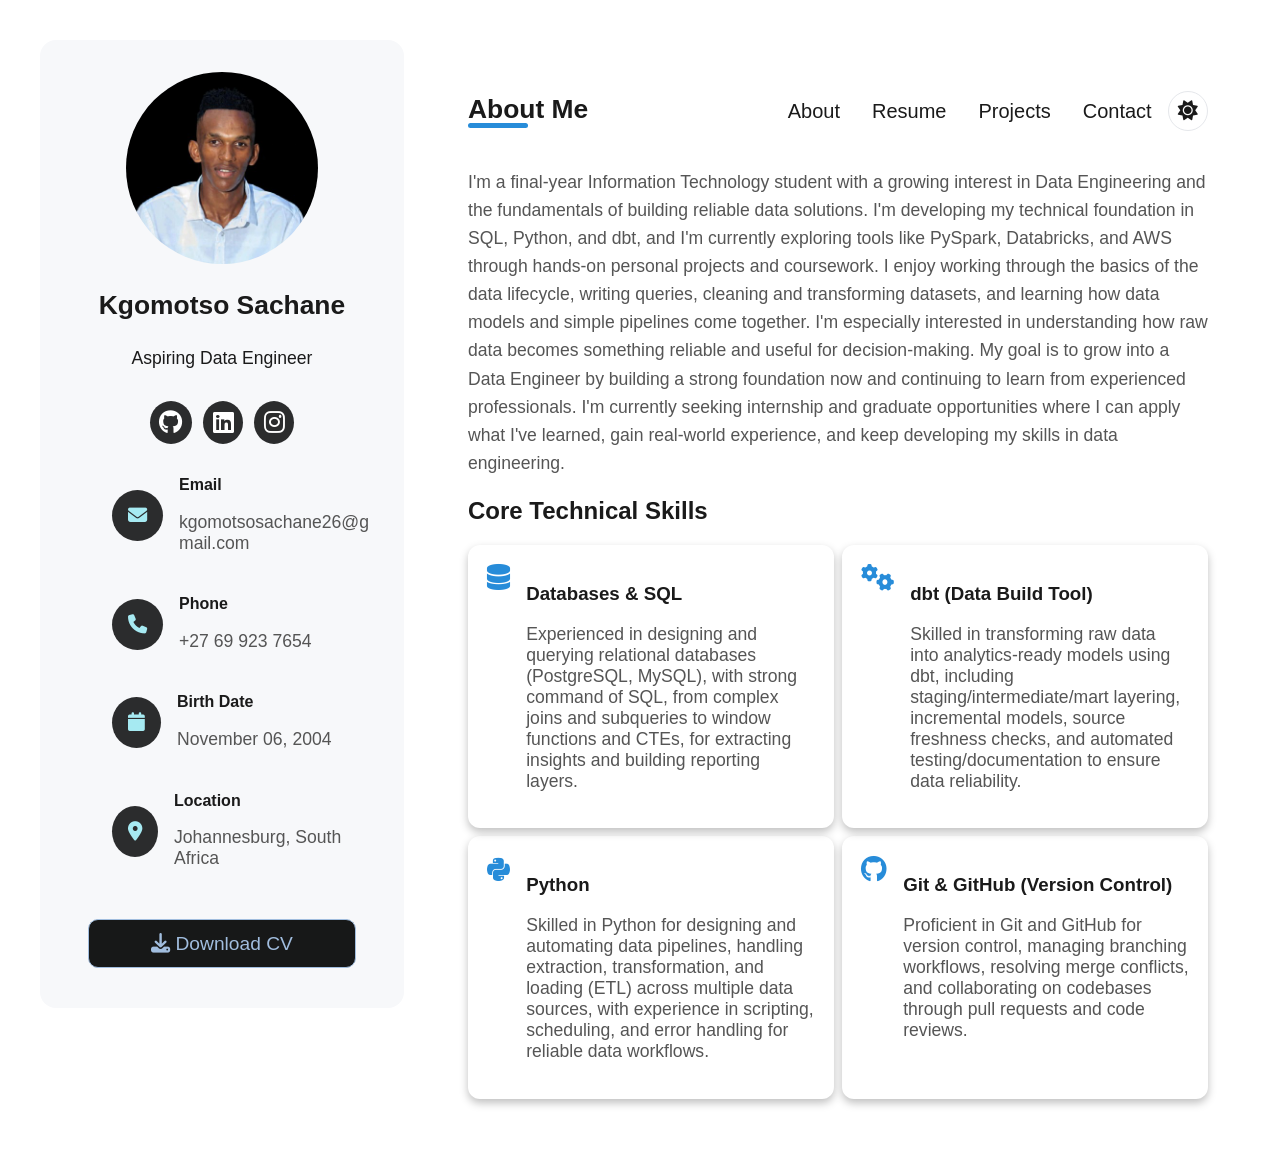
<file: index.html>
<!DOCTYPE html>
<html lang="en">

<head>
    <meta charset="UTF-8">
    <meta name="viewport" content="width=device-width, initial-scale=1.0">
    <title>Kgomotso Sachane's Portfolio</title>
    <link rel="stylesheet" href="css/style.css">
    <link rel="stylesheet" href="https://cdnjs.cloudflare.com/ajax/libs/font-awesome/6.5.1/css/all.min.css">
</head>

<body>

    <div class="container">

        <aside>

            <div class="profile">
                <img src="assets/images/profile.jpg" alt="Profile Picture">
            </div>

            <h3 class="name">Kgomotso Sachane</h3>
            <p class="role">Aspiring Data Engineer</p>

            <span class="underline"></span>


            <div class="social-links">
                <a href="https://github.com/kgomotsosachane" target="_blank">
                    <i class="fa-brands fa-github"></i>
                </a>

                <a href="https://www.linkedin.com/in/kgomotso-sachane/" target="_blank">
                    <i class="fa-brands fa-linkedin"></i>
                </a>

                <a href="https://www.instagram.com/kgomotso_sachane26/" target="_blank">
                    <i class="fa-brands fa-instagram"></i>
                </a>
            </div>


            <ul>

                <li>
                    <div class="contact-group">

                        <div class="contact-icon">
                            <i class="fas fa-envelope"></i>
                        </div>

                        <div class="contact-text">
                            <h3>Email</h3>
                            <a href="mailto:kgomotsosachane@gmail.com">
                                <p>kgomotsosachane26@gmail.com</p>
                            </a>
                        </div>

                    </div>
                </li>

                <li>
                    <div class="contact-group">
                        <div class="contact-icon">
                            <i class="fas fa-phone"></i>
                        </div>

                        <div class="contact-text">
                            <h3>Phone</h3>
                            <a href="tel:+27699237654">
                                <p>+27 69 923 7654</p>
                            </a>
                        </div>
                    </div>
                </li>

                <li>

                    <div class="contact-group">
                        <div class="contact-icon">
                            <i class="fas fa-calendar"></i>
                        </div>

                        <div class="contact-text">
                            <h3>Birth Date</h3>
                            <p>November 06, 2004</p>
                        </div>
                    </div>

                </li>

                <li>
                    <div class="contact-group">
                        <div class="contact-icon">
                            <i class="fas fa-map-marker-alt"></i>
                        </div>

                        <div class="contact-text">
                            <h3>Location</h3>
                            <p>Johannesburg, South Africa</p>
                        </div>
                    </div>

                </li>

            </ul>

            <div class="resume-link">
                <a href="documents/Resume.pdf" target="_blank">
                    <i class="fas fa-download"></i>
                    Download CV
                </a>
            </div>


        </aside>

        <main>

            <section id="about" class="page active">

                <div class="nav-hero">

                    <h1 class="title">
                        About Me
                    </h1>

                    <nav class="navbar">
                        <ul class="nav-list">
                            <li><a href="#about" data-target="about" class="active">About</a></li>
                            <li><a href="#resume" data-target="resume">Resume</a></li>
                            <li><a href="#projects" data-target="projects">Projects</a></li>
                            <li><a href="#contact" data-target="contact">Contact</a></li>
                        </ul>

                        <button class="theme-toggle" type="button" aria-label="Toggle light mode" aria-pressed="false">
                            <i class="fa-solid fa-sun"></i>
                            <i class="fa-solid fa-moon"></i>
                        </button>
                    </nav>


                    <span class="nav-underline"></span>

                </div>


                <p class="about-text">
                    I'm a final-year Information Technology student with a growing interest in Data Engineering and the
                    fundamentals of building reliable data solutions. I'm developing my technical foundation in SQL,
                    Python, and dbt, and I'm currently exploring tools like PySpark, Databricks, and AWS through
                    hands-on personal projects and coursework.

                    I enjoy working through the basics of the data lifecycle, writing queries, cleaning and
                    transforming datasets, and learning how data models and simple pipelines come together. I'm
                    especially interested in understanding how raw data becomes something reliable and useful for
                    decision-making.

                    My goal is to grow into a Data Engineer by building a strong foundation now and continuing to learn
                    from experienced professionals. I'm currently seeking internship and graduate opportunities where I
                    can apply what I've learned, gain real-world experience, and keep developing my skills in data
                    engineering.

                </p>

                <h2 class="skills-title; font-size: 2rem;">Core Technical Skills</h2>

                <div class="skills-container">

                    <div class="skill">

                        <div>

                            <i class="fa-solid fa-database" style="color: var(--color-accent-light);"></i>

                            <span>
                                <h3>Databases & SQL</h3>
                                <p>
                                    Experienced in designing and querying relational databases (PostgreSQL, MySQL), with
                                    strong command of SQL, from complex joins and subqueries to window functions and
                                    CTEs, for extracting insights and building reporting layers.
                                </p>
                            </span>
                        </div>


                    </div>

                    <div class="skill">
                        <div>

                            <i class="fa-solid fa-gears" style="color: var(--color-accent-light);"></i>

                            <span>
                                <h3>dbt (Data Build Tool)</h3>
                                <p>
                                    Skilled in transforming raw data into analytics-ready models using dbt, including
                                    staging/intermediate/mart layering, incremental models, source freshness checks, and
                                    automated testing/documentation to ensure data reliability.
                                </p>
                            </span>

                        </div>

                    </div>

                    <div class="skill">

                        <div>

                            <i class="fa-brands fa-python" style="color: var(--color-accent-light);"></i>
                            <span>
                                <h3>Python</h3>
                                <p>
                                    Skilled in Python for designing and automating data pipelines, handling extraction,
                                    transformation, and loading (ETL) across multiple data sources, with experience in
                                    scripting, scheduling, and error handling for reliable data workflows.
                                </p>
                            </span>


                        </div>


                    </div>

                    <div class="skill">

                        <div>

                            <i class="fa-brands fa-github" style="color: var(--color-accent-light);"></i>
                            <span>

                                <h3>Git & GitHub (Version Control)</h3>
                                <p>
                                    Proficient in Git and GitHub for version control, managing branching workflows,
                                    resolving merge conflicts, and collaborating on codebases through pull requests and
                                    code reviews.
                                </p>

                            </span>
                        </div>

                    </div>

                </div>


            </section>

            <section id="resume" class="page">

                <div class="nav-hero">

                    <h1 class="title">
                        Resume
                    </h1>

                    <nav class="navbar">
                        <ul class="nav-list">
                            <li><a href="#about" data-target="about" class="active">About</a></li>
                            <li><a href="#resume" data-target="resume">Resume</a></li>
                            <li><a href="#projects" data-target="projects">Projects</a></li>
                            <li><a href="#contact" data-target="contact">Contact</a></li>
                        </ul>

                        <button class="theme-toggle" type="button" aria-label="Toggle light mode" aria-pressed="false">
                            <i class="fa-solid fa-sun"></i>
                            <i class="fa-solid fa-moon"></i>
                        </button>
                    </nav>
                </div>

                <div class="resume-container">
                    <aside class="resume-nav">
                        <h4>ABOUT</h4>
                        <h2>Why Hire Me?</h2>
                        <p>
                            I deliver clean, efficient data pipelines. Fast learner. Problem-solver who prioritizes
                            collaboration and results.
                        </p>

                        <ul class="resume-menu">
                            <li>
                                <a href="#overview" data-target="resume" class="active">
                                    <i class="fa-solid fa-house"></i>
                                    <p>Overview</p>
                                </a>
                            </li>

                            <li>
                                <a href="#experience" data-target="experience">
                                    <i class="fa-regular fa-user"></i>
                                    <p>Experience</p>
                                </a>
                            </li>

                            <li>
                                <a href="#education" data-target="education">
                                    <i class="fa-solid fa-book"></i>
                                    <p>Education</p>
                                </a>
                            </li>

                            <li>
                                <a href="#technologies" data-target="technologies">
                                    <i class="fa-solid fa-code"></i>
                                    <p>Technologies</p>
                                </a>

                            </li>
                        </ul>
                    </aside>

                    <div class="resume-section" id="resume" class="overview">
                        <h1><span>Resume</span></h1>
                        <p>
                            <span style="font-size: 1.2rem;">
                                Aspiring Data Engineer with hands-on coursework and project experience in building
                                scalable data pipelines.
                            </span>
                        </p>

                        <span>
                            <a href="documents/Resume.pdf" target="_blank">
                                <i class="fas fa-download"></i>
                                Download Resume
                            </a>
                        </span>

                        <h4 style="color: rgb(36, 119, 178); font-weight: 600; font-size: 1rem;">NAVIGATE</h4>
                        <h2>Explore Sections</h2>

                        <div class="explore-cards">
                            <a href="#experience" data-target="experience" class="card">
                                <div class="card-header">
                                    <i class="fa-regular fa-user"></i>
                                    <h3>Experience</h3>
                                </div>
                                <p>
                                    Hands-on experience with SQL and modern data platforms, including querying, data
                                    analysis, and supporting data workflows
                                </p>
                            </a>

                            <a href="#education" data-target="education" class="card">
                                <div class="card-header">
                                    <i class="fa-solid fa-book"></i>
                                    <h3>Education</h3>
                                </div>
                                <p>Academic foundation in Information Technology and continuous learning.</p>
                            </a>

                            <a href="#technologies" data-target="technologies" class="card">
                                <div class="card-header">
                                    <i class="fa-solid fa-code"></i>
                                    <h3>Technologies</h3>
                                </div>
                                <p>5+ Technologies mastered</p>
                            </a>
                        </div>

                    </div>

                    <div class="resume-section" id="experience" class="expericene">
                        <h1>Experience</h1>

                    </div>

                    <div class="resume-section" id="education" class="education">
                        <h1>Educational Background</h1>
                        <p>
                            <span style="font-size: 1.1rem;">
                                A dedicated data engineer with a strong educational foundation in <span
                                    style="color: rgb(33, 91, 184);">Information Tehnology</span>,
                                continuously expanding my knowledge through hands-on experience and lifelong learning.
                            </span>
                        </p>

                        <div class="edu-card-group">
                            <div class="edu-card">
                                <h3>2024 - 2026</h3>
                                <h2>Dip Information Technology</h2>
                                <p>Vaal University of Tehnology</p>
                                <p>Vanderbijlpark, South Africa</p>
                            </div>

                            <div class="edu-card">
                                <h3>2018 - 2023</h3>
                                <h2>National Senior Certificate</h2>
                                <p>Zitikeni Secondary School</p>
                                <p>Gauteng, South Africa</p>
                            </div>

                            <div class="edu-card">
                                <h3>2011 - 2017</h3>
                                <h2>Primary Education</h2>
                                <p>Moriting Primary Shool</p>
                                <p>Gauteng, South Africa</p>
                            </div>
                        </div>

                        <p style="font-size: 1.25rem; font-weight: 600;">Mindset</p>
                        <h2 style="font-size: 1.85rem;">Learning Philosophy</h2>

                        <div class="mindset-cards">

                            <div class="m-card">
                                <h2>01</h2>
                                <h3>Continuous Learning</h3>

                                <p>
                                    Stay current with evolving technologies through courses, documentation, and hands-on
                                    experimentation.
                                </p>
                            </div>

                            <div class="m-card">
                                <h2>02</h2>
                                <h3>Practical Application</h3>

                                <p>
                                    Bridge academic theory with real-world problem-solving and industry best practices.
                                </p>
                            </div>

                            <div class="m-card">
                                <h2>03</h2>
                                <h3>Knowledge Sharing</h3>

                                <p>
                                    Mentor upcoming data analysts/engineers and contribute to team growth through
                                    documentation and
                                    training.
                                </p>
                            </div>

                            <div class="m-card">
                                <h2>04</h2>
                                <h3>Innovation Focus</h3>

                                <p>
                                    Apply solid foundations to explore emerging technologies and create creative
                                    solutions.
                                </p>
                            </div>
                        </div>

                    </div>

                    <div class="resume-section" class="tehnologies" id="technologies">
                        <h1>
                            Technical Skills & <span
                                style="color: rgb(73, 126, 212); background: linear-gradient(to right, rgb(33, 91, 184), #00c6ff); -webkit-background-clip: text; -webkit-text-fill-color: transparent;">Technologies</span>
                        </h1>

                    </div>
                </div>
            </section>


            <section id="projects" class="page">
                <div class="nav-hero">

                    <h1 class="title">
                        Projects
                    </h1>

                    <nav class="navbar">
                        <ul class="nav-list">
                            <li><a href="#about" data-target="about" class="active">About</a></li>
                            <li><a href="#resume" data-target="resume">Resume</a></li>
                            <li><a href="#projects" data-target="projects">Projects</a></li>
                            <li><a href="#contact" data-target="contact">Contact</a></li>
                        </ul>

                        <button class="theme-toggle" type="button" aria-label="Toggle light mode" aria-pressed="false">
                            <i class="fa-solid fa-sun"></i>
                            <i class="fa-solid fa-moon"></i>
                        </button>
                    </nav>
                </div>
            </section>


            <section id="contact" class="page">

                <div class="nav-hero">

                    <h1 class="title">
                        Contact Me
                    </h1>

                    <nav class="navbar">
                        <ul class="nav-list">
                            <li><a href="#about" data-target="about" class="active">About</a></li>
                            <li><a href="#resume" data-target="resume">Resume</a></li>
                            <li><a href="#projects" data-target="projects">Projects</a></li>
                            <li><a href="#contact" data-target="contact">Contact</a></li>
                        </ul>

                        <button class="theme-toggle" type="button" aria-label="Toggle light mode" aria-pressed="false">
                            <i class="fa-solid fa-sun"></i>
                            <i class="fa-solid fa-moon"></i>
                        </button>
                    </nav>
                </div>

                <div class="get-in-touch">

                    <h2>Get in Touch</h2>
                    <p>
                        I'm always open to discussing new opportunities, interesting projects, or just having a
                        conversation
                        about technology and software development.
                    </p>

                    <div class="contact-form">
                        <form action="/submit-form" method="POST" novalidate>

                            <div class="field-row">
                                <div class="field" data-field="name">
                                    <label for="name">Your Name</label>
                                    <input type="text" id="name" name="name" placeholder="Your name" autocomplete="name"
                                        required>
                                    <p class="err">Name is required.</p>
                                </div>

                                <div class="field" data-field="email">
                                    <label for="email">Email</label>
                                    <input type="email" id="email" name="email" placeholder="email@example.com"
                                        autocomplete="email" required>
                                    <p class="err">Email is required.</p>
                                </div>
                            </div>

                            <div class="field" data-field="subject">
                                <label for="subject">Subject</label>
                                <input type="text" id="subject" name="subject" placeholder="Project Discussion"
                                    autocomplete="off" required>
                                <p class="err">Subject is required.</p>
                            </div>

                            <div class="field" data-field="message">
                                <label for="message">Message</label>
                                <textarea id="message" name="message" placeholder="Message" rows="6"
                                    required></textarea>
                                <p class="err">Message is required.</p>
                            </div>

                            <button type="submit">
                                Send Message
                                <i class="fa-regular fa-paper-plane" style="color: rgb(213, 217, 219);"></i>
                            </button>

                        </form>
                    </div>
                </div>

            </section>


        </main>

    </div>

    <script src="js/resume-links.js"></script>
    <script src="js/theme-toggle.js"></script>
    <script src="js/nav.js"></script>
    <script src="js/main.js"></script>


</body>

</html>
</file>
<file: css/style.css>
@import url('components.css');
@import url('layout.css');
@import url('responsive.css');
@import url('variables.css');
@import url('portfolio-sections.css');

.page {
  display: none;
}

.page.active {
  display: block;
}

.page {
  display: none;
  opacity: 0;
  transition: opacity 0.3s ease;
}

.page.active {
  display: block;
  opacity: 1;
}
</file>
